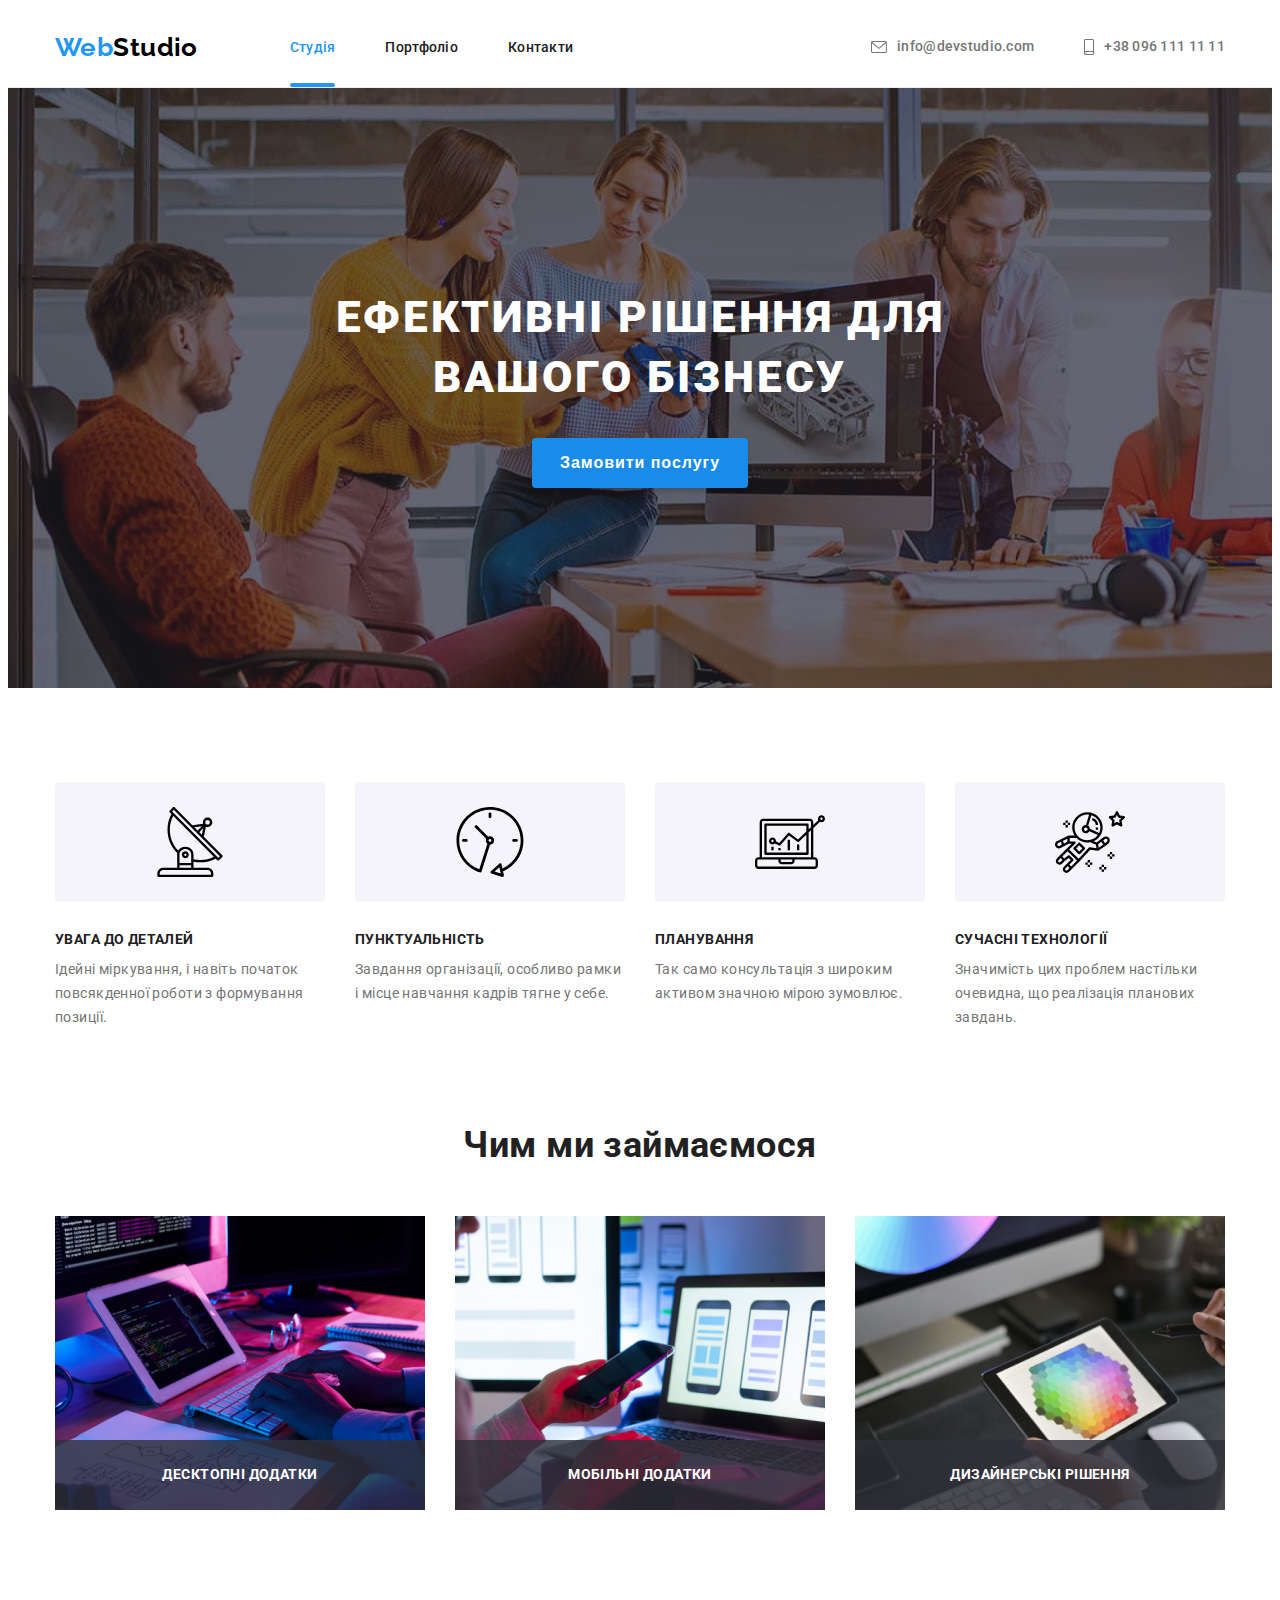
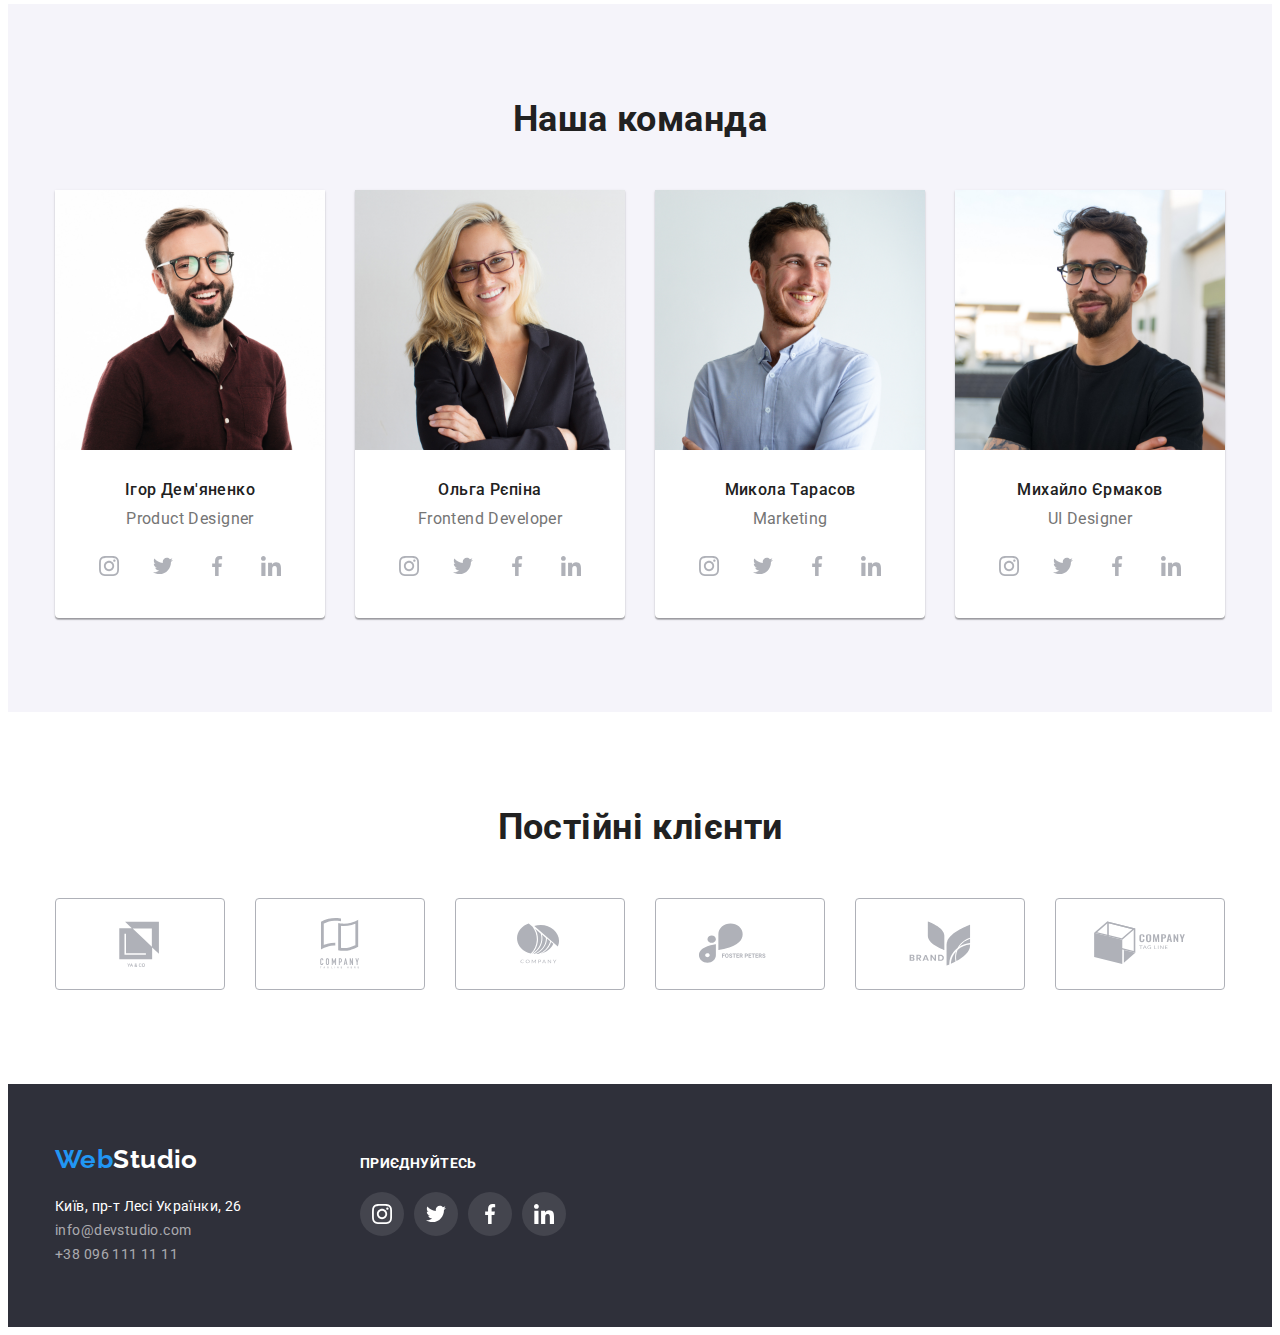
<file: index.html>
<!DOCTYPE html>
<html lang="uk">
<head>
    <meta charset="UTF-8">  
    <meta http-equiv="X-UA-Compatible" content="IE=edge">
    <meta name="viewport" content="width=device-width, initial-scale=1.0">
    <title lang="en">WebStudio</title>
    <link rel="preconnect" href="https://fonts.googleapis.com">
    <link rel="preconnect" href="https://fonts.gstatic.com" crossorigin>
    <link href="https://fonts.googleapis.com/css2?family=Raleway:wght@700&display=swap" rel="stylesheet">
    <link rel="preconnect" href="https://fonts.googleapis.com">
    <link rel="preconnect" href="https://fonts.gstatic.com" crossorigin>
    <link href="https://fonts.googleapis.com/css2?family=Roboto:wght@400;500;700;900&display=swap" rel="stylesheet">
    <link rel="stylesheet" href="https://cdnjs.cloudflare.com/ajax/libs/modern-normalize/1.1.0/modern-normalize.min.css" integrity="sha512-wpPYUAdjBVSE4KJnH1VR1HeZfpl1ub8YT/NKx4PuQ5NmX2tKuGu6U/JRp5y+Y8XG2tV+wKQpNHVUX03MfMFn9Q==" crossorigin="anonymous" referrerpolicy="no-referrer" />
    <link rel="stylesheet" href="./css/styles.css" />
</head>

<body>

    <header class="header">
        <div class="container header-container">
            <nav class="navigation">
                <a class="logo-link" href="index.html"> 
                    Web<span class="logo-link-black">Studio</span>
                </a>

                <ul class="nav-list list">
                    <li class="nav-list-item">
                        <a class="nav-list-item-link link current" href="index.html">Студія</a></li>
                    <li class="nav-list-item">
                        <a class="nav-list-item-link link" href="portfolio.html">Портфоліо</a></li>
                    <li class="nav-list-item">
                        <a class="nav-list-item-link link" href="#контакти">Контакти</a></li>
                    </ul>
            </nav>
        
            <ul class="contact-list list">
            <!--посилання, що відкриває вікно для написання електронного листа та посилання на здійснення дзвінку-->
                <li class="contact-list-item list"> 
                    <a class="contact-list-link" href="mailto:info@devstudio.com">
                        <svg class="email-icon">
                            <use href="./img/icons.svg#envelope"></use>
                        </svg>info@devstudio.com</a></li>
                <li class="contact-list-item list"> 
                    <a class="contact-list-link" href="tel:+380961111111">
                        <svg class="phone-icon">
                            <use href="./img/icons.svg#smartphone"></use>
                        </svg>+38 096 111 11 11</a></li>
            </ul>
        </div>
    </header>

    <main>
        <!-- HERO -->
        <section class="hero">
            <div class="container hero-container">
                <h1 class="main-title">Ефективні рішення для вашого бізнесу</h1>
                <button type="button" class="modal-btn" data-modal-open>Замовити послугу</button>
            </div>
        </section>

        <section class="section">
            <div class="container features-container">
                <ul class="features-list list">

                    <li class="feature-item list">
                        <div class="feature-background-icon">
                            <svg class="feature-icon">
                                <use href="./img/icons.svg#antenna"></use>
                            </svg>
                        </div>
                        <h3 class="title-description">УВАГА ДО ДЕТАЛЕЙ</h3>
                        <p class="description" >Ідейні міркування, і навіть початок повсякденної роботи з формування позиції.</p>
                    </li>

                    <li class="feature-item list">
                        <div class="feature-background-icon">
                            <svg class="feature-icon">
                                <use href="./img/icons.svg#clock"></use>
                            </svg>
                        </div>
                        <h3 class="title-description">ПУНКТУАЛЬНІСТЬ</h3>
                        <p class="description">Завдання організації, особливо рамки і місце навчання кадрів тягне у себе.</p>
                    </li>

                    <li class="feature-item list">
                        <div class="feature-background-icon">
                            <svg class="feature-icon">
                                <use href="./img/icons.svg#diagram"></use>
                            </svg>
                        </div>
                        <h3 class="title-description">ПЛАНУВАННЯ</h3>
                        <p class="description">Так само консультація з широким активом значною мірою зумовлює.</p>
                    </li>

                    <li class="feature-item list">
                        <div class="feature-background-icon">
                            <svg class="feature-icon">
                                <use href="./img/icons.svg#astronaut"></use>
                            </svg>
                        </div>
                        <h3 class="title-description">СУЧАСНІ ТЕХНОЛОГІЇ</h3>
                        <p class="description">Значимість цих проблем настільки очевидна, що реалізація планових завдань.</p>
                    </li>
                </ul>
            </div>
        </section>
        
        <section class="servise-section section">
            <div class="service-container container">
                <h2 class="section-title">Чим ми займаємося</h2>
                <ul class="servise-list list">
                    <li class="servise-item">
                        <div class="service-thumb">
                            <img src="./img/box1.jpg" alt="photo 1" width="370"/>
                            <p class="servise-description">Десктопні додатки</p>
                        </div>
                    </li>
                    <li class="servise-item">
                        <div class="service-thumb">
                            <img src="./img/box2.jpg" alt="photo 2" width="370"/>
                            <p class="servise-description">Мобільні додатки</p>
                        </div>
                    </li>
                    <li class="servise-item">
                        <div class="service-thumb">
                            <img src="./img/box3.jpg" alt="photo 3" width="370"/>
                            <p class="servise-description">Дизайнерські рішення</p>
                        </div>
                    </li>
                </ul>
            </div>
        </section>

        <section class="team-section section">
            <div class="team-container container">
                <h2 class="section-title">Наша команда</h2>
                <ul class="team"> 
                    <li class="team-list list">
                    <!--Фотографії з працівниками з зазначенням імені та посади-->
                        <img src="./img/img.jpg" alt="Фото" width="270"/>
                            <div class="team-container-list">
                                <h3 class="team-title-description">Ігор Дем'яненко</h3>
                                <p class="team-description">Product Designer</p>
                                <ul class="social-container list">
                                    <li class="social-list-item">
                                        <a href="#" class="social-item-link">
                                            <svg class="social-icon">
                                                <use href="./img/icons.svg#instagram"></use>
                                            </svg>
                                        </a>
                                    </li>
                                    <li class="social-list-item">
                                    <a href="#" class="social-item-link">
                                        <svg class="social-icon">
                                            <use href="./img/icons.svg#twitter"></use>                                                           </use>
                                        </svg>
                                    </a>
                                </li>
            
                                <li class="social-list-item">
                                    <a href="#" class="social-item-link">
                                        <svg class="social-icon">
                                            <use href="./img/icons.svg#facebook"></use>                                                           </use>
                                        </svg>
                                    </a>
                                </li>
            
                                <li class="social-list-item">
                                    <a href="#" class="social-item-link">
                                        <svg class="social-icon">
                                            <use href="./img/icons.svg#linkedin"></use>                                                           </use>
                                        </svg>
                                    </a>
                                </li>
                            </ul>
                        </div>
                    </li>

                    <li class="team-list list">
                        <!--Фотографії з працівниками з зазначенням імені та посади-->
                        <img src="./img/img1.jpg" alt="Фото" width="270"/>
                        <div class="team-container-list">
                            <h3 class="team-title-description">Ольга Рєпіна</h3>
                            <p class="team-description">Frontend Developer</p>
                            <ul class="social-container list">
                                <li class="social-list-item">
                                    <a href="#" class="social-item-link">
                                        <svg class="social-icon">
                                            <use href="./img/icons.svg#instagram"></use>
                                        </svg>
                                    </a>
                                </li>
            
                                <li class="social-list-item">
                                    <a href="#" class="social-item-link">
                                        <svg class="social-icon">
                                            <use href="./img/icons.svg#twitter"></use>                                                           </use>
                                        </svg>
                                    </a>
                                </li>
            
                                <li class="social-list-item">
                                    <a href="#" class="social-item-link">
                                        <svg class="social-icon">
                                            <use href="./img/icons.svg#facebook"></use>                                                           </use>
                                        </svg>
                                    </a>
                                </li>
            
                                <li class="social-list-item">
                                    <a href="#" class="social-item-link">
                                        <svg class="social-icon">
                                            <use href="./img/icons.svg#linkedin"></use>                                                           </use>
                                        </svg>
                                    </a>
                                </li>
                            </ul>
                        </div>
                    </li>

                    <li class="team-list list">
                        <!--Фотографії з працівниками з зазначенням імені та посади-->
                        <img src="./img/img2.jpg" alt="Фото" width="270"/>
                        <div class="team-container-list">
                            <h3 class="team-title-description">Микола Тарасов</h3>
                            <p class="team-description">Marketing</p>
                            <ul class="social-container list">
                                <li class="social-list-item">
                                    <a href="#" class="social-item-link">
                                        <svg class="social-icon">
                                            <use href="./img/icons.svg#instagram"></use>
                                        </svg>
                                    </a>
                                </li>
            
                                <li class="social-list-item">
                                    <a href="#" class="social-item-link">
                                        <svg class="social-icon">
                                            <use href="./img/icons.svg#twitter"></use>                                                           </use>
                                        </svg>
                                    </a>
                                </li>
            
                                <li class="social-list-item">
                                    <a href="#" class="social-item-link">
                                        <svg class="social-icon">
                                            <use href="./img/icons.svg#facebook"></use>                                                           </use>
                                        </svg>
                                    </a>
                                </li>
            
                                <li class="social-list-item">
                                    <a href="#" class="social-item-link">
                                        <svg class="social-icon">
                                            <use href="./img/icons.svg#linkedin"></use>                                                           </use>
                                        </svg>
                                    </a>
                                </li>
                            </ul>
                        </div>
                    </li>

                    <li class="team-list list">
                        <!--Фотографії з працівниками з зазначенням імені та посади-->
                        <img src="./img/img3.jpg" alt="Фото" width="270"/>
                        <div class="team-container-list">
                            <h3 class="team-title-description">Михайло Єрмаков</h3>
                            <p class="team-description">UI Designer</p>
                            <ul class="social-container list">
                                <li class="social-list-item">
                                    <a href="#" class="social-item-link">
                                        <svg class="social-icon">
                                            <use href="./img/icons.svg#instagram"></use>
                                        </svg>
                                    </a>
                                </li>
            
                                <li class="social-list-item">
                                    <a href="#" class="social-item-link">
                                        <svg class="social-icon">
                                            <use href="./img/icons.svg#twitter"></use>                                                           </use>
                                        </svg>
                                    </a>
                                </li>
            
                                <li class="social-list-item">
                                    <a href="#" class="social-item-link">
                                        <svg class="social-icon">
                                            <use href="./img/icons.svg#facebook"></use>                                                           </use>
                                        </svg>
                                    </a>
                                </li>
            
                                <li class="social-list-item">
                                    <a href="#" class="social-item-link">
                                        <svg class="social-icon">
                                            <use href="./img/icons.svg#linkedin"></use>                                                           </use>
                                        </svg>
                                    </a>
                                </li>
                            </ul>
                        </div>
                    </li>
                </ul>
            </div>
        </section>

        <section class="clients section">
            <div class="clients-container">
                <h2 class="section-title">Постійні клієнти</h2>
                <ul class="clients-list">
                    <li class="clients-icon">
                        <a href="#" class="clients-link">
                            <svg class="icon-client">
                                <use href="./img/icons.svg#client-1"></use>
                            </svg>
                        </a>
                    </li>
                    <li class="clients-icon">
                        <a href="#" class="clients-link">
                            <svg class="icon-client">
                                <use href="./img/icons.svg#client-2"></use>
                            </svg>
                        </a>
                    </li>

                    <li class="clients-icon">
                        <a href="#" class="clients-link">
                            <svg class="icon-client">
                                <use href="./img/icons.svg#client-3"></use>
                            </svg>
                        </a>
                    </li>

                    <li class="clients-icon">
                        <a href="#" class="clients-link">
                            <svg class="icon-client">
                                <use href="./img/icons.svg#client-4"></use>
                            </svg>
                        </a>
                    </li>

                    <li class="clients-icon">
                        <a href="#" class="clients-link">
                            <svg class="icon-client">
                                <use href="./img/icons.svg#client-5"></use>
                            </svg>
                        </a>
                    </li>

                    <li class="clients-icon">
                        <a href="#" class="clients-link">
                            <svg class="icon-client">
                                <use href="./img/icons.svg#client-6"></use>
                            </svg>
                        </a>
                    </li>
                </ul>

            </div>

        </section>
    </main>    

    <footer class="footer">
        <div class="footer-container container">
            <div class="footer-address-container">
                <ul class="footer-list">
                    <a class="logo-link link" href="index.html"> 
                        Web<span class="logo-link-white">Studio</span>
                    </a>
                                        
                    <address class="footer-address">
                            <ul class="footer-adress-list list">
                                <li class="footer-contact-list"> 
                                    <a class="footer-adress-link link" href="address">Київ, пр-т Лесі Українки, 26</a></li>
                                <li class="footer-contact-list"> 
                                    <a class="footer-contact-link link" href="mailto:info@devstudio.com">info@devstudio.com</a></li>
                                <li class="footer-contact-list"> 
                                    <a class="footer-contact-link link" href="tel:+380961111111">+38 096 111 11 11</a></li>
                            </ul>
                    </address>
                </ul>
            </div>

            <div class="social-list footer-social-container">
                <p class="footer-social">приєднуйтесь</p>
                <ul class="social-container list">
                    <li class="social-list-item">
                        <a href="#" class="footer-social-item-link">
                            <svg class="social-icon">
                                <use href="./img/icons.svg#instagram"></use>
                            </svg>
                        </a>
                    </li>
                    <li class="social-list-item">
                    <a href="#" class="footer-social-item-link">
                        <svg class="social-icon">
                            <use href="./img/icons.svg#twitter"></use>                                                           </use>
                        </svg>
                    </a>
                </li>

                <li class="social-list-item">
                    <a href="#" class="footer-social-item-link">
                        <svg class="social-icon">
                            <use href="./img/icons.svg#facebook"></use>                                                           </use>
                        </svg>
                    </a>
                </li>

                <li class="social-list-item">
                    <a href="#" class="footer-social-item-link">
                        <svg class="social-icon">
                            <use href="./img/icons.svg#linkedin"></use>                                                           </use>
                        </svg>
                    </a>
                </li>
            </ul>
            </div>
        </footer>


        <div class="backdrop is-hidden" data-modal>
            <div class="modal">
                <button data-modal-close type="button" class="close-button">
                    <svg class="close">
                        <use href="./img/icons.svg#close-black-18dp"></use>
                    </svg>
                </button>
            </div>
        </div>
    <script src="./js/modal.js"></script>    
</body>

</html>
</file>
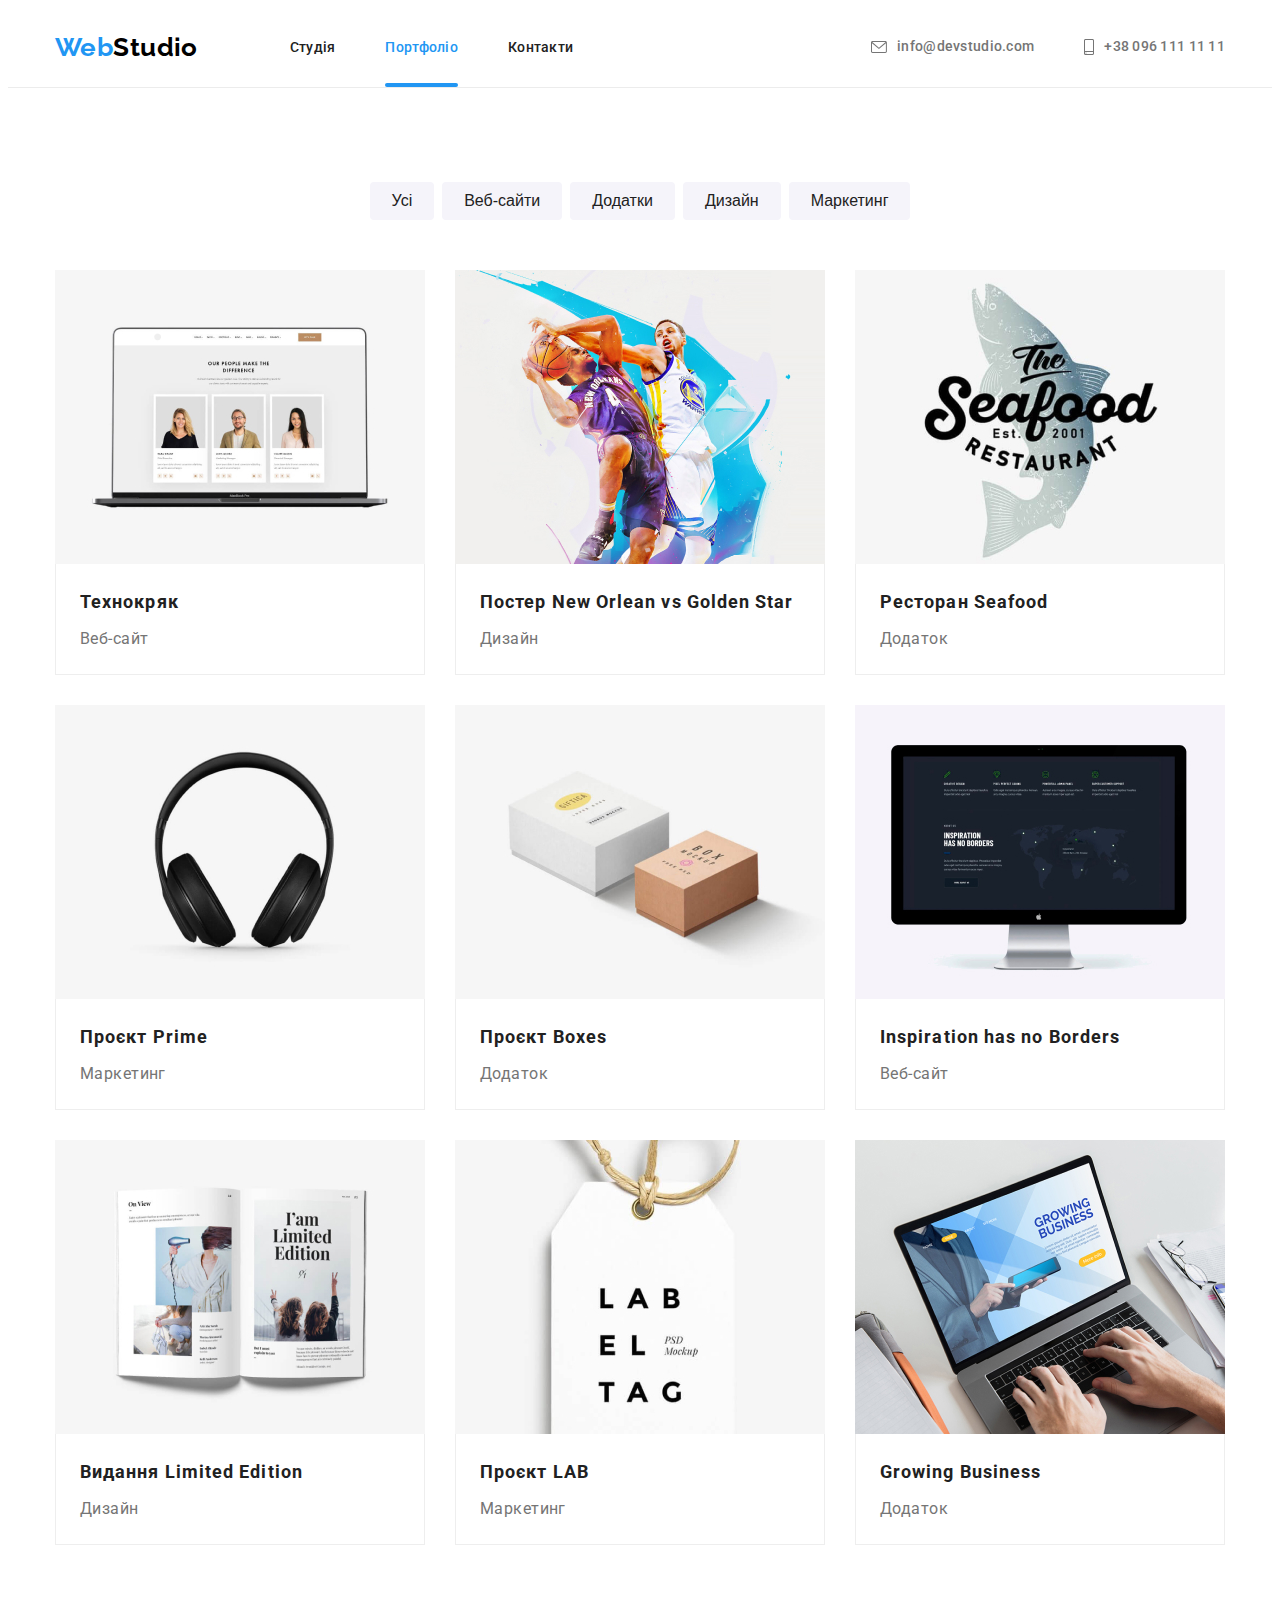
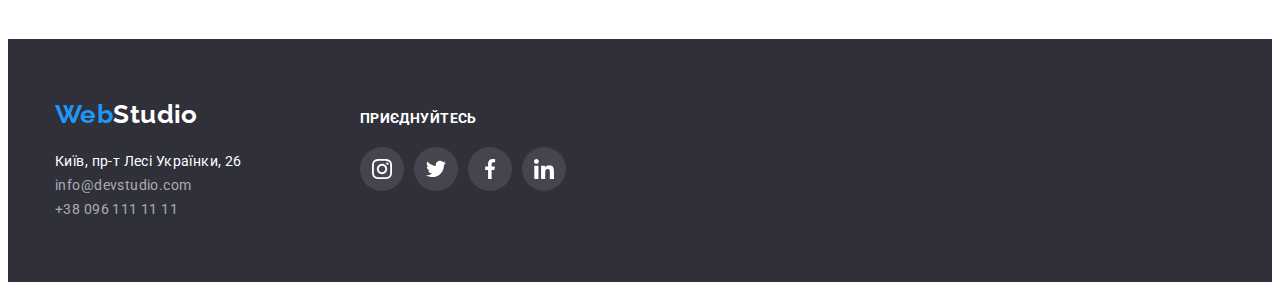
<file: portfolio.html>
<!DOCTYPE html>
<html lang="uk">
<head>
    <meta charset="UTF-8">
    <meta http-equiv="X-UA-Compatible" content="IE=edge">
    <meta name="viewport" content="width=device-width, initial-scale=1.0">
    <title>Portfolio WebStudio</title>
    <link rel="preconnect" href="https://fonts.googleapis.com">
    <link rel="preconnect" href="https://fonts.gstatic.com" crossorigin>
    <link href="https://fonts.googleapis.com/css2?family=Raleway:wght@700&display=swap" rel="stylesheet">
    <link rel="preconnect" href="https://fonts.googleapis.com">
    <link rel="preconnect" href="https://fonts.gstatic.com" crossorigin>
    <link href="https://fonts.googleapis.com/css2?family=Roboto:wght@400;500;700;900&display=swap" rel="stylesheet">
    <link rel="stylesheet" href="https://cdnjs.cloudflare.com/ajax/libs/modern-normalize/1.1.0/modern-normalize.min.css" integrity="sha512-wpPYUAdjBVSE4KJnH1VR1HeZfpl1ub8YT/NKx4PuQ5NmX2tKuGu6U/JRp5y+Y8XG2tV+wKQpNHVUX03MfMFn9Q==" crossorigin="anonymous" referrerpolicy="no-referrer" />
    <link rel="stylesheet" href="./css/styles.css" />

</head>
<body>
    <header class="header">
        <div class="container header-container">
            <nav class="navigation">
                <a class="logo-link" href="index.html"> 
                    Web<span class="logo-link-black">Studio</span>
                </a>

                <ul class="nav-list list">
                    <li class="nav-list-item">
                        <a class="nav-list-item-link link" href="index.html">Студія</a></li>
                    <li class="nav-list-item">
                        <a class="nav-list-item-link link current" href="portfolio.html">Портфоліо</a></li>
                    <li class="nav-list-item">
                        <a class="nav-list-item-link link" href="#контакти">Контакти</a></li>
                    </ul>
            </nav>
        
            <ul class="contact-list list">
            <!--посилання, що відкриває вікно для написання електронного листа та посилання на здійснення дзвінку-->
                <li class="contact-list-item list"> 
                    <a class="contact-list-link" href="mailto:info@devstudio.com">
                        <svg class="email-icon">
                            <use href="./img/icons.svg#envelope"></use>
                        </svg>info@devstudio.com</a></li>
                <li class="contact-list-item list"> 
                    <a class="contact-list-link" href="tel:+380961111111">
                        <svg class="phone-icon">
                            <use href="./img/icons.svg#smartphone"></use>
                        </svg>+38 096 111 11 11</a></li>
            </ul>
        </div>
    </header>

    <main>
    <!-- Унікальний контент сторінки -->
    <!-- HERO -->
    <section class="section">
        <!-- <h1 class="main-title">Наші роботи</h1> -->
        <div class="portfolio-container container">
            <ul class="filter-btn-list list">
                <li class="filter-btn-list-item">
                    <button type="button" class="filter-btn">Усі</button></li>
                <li class="filter-btn-list-item">
                    <button type="button" class="filter-btn">Веб-сайти</button></li>
                <li class="filter-btn-list-item">
                    <button type="button" class="filter-btn">Додатки</button></li>
                <li class="filter-btn-list-item">
                    <button type="button" class="filter-btn">Дизайн</button></li>
                <li class="filter-btn-list-item">
                    <button type="button" class="filter-btn">Маркетинг</button></li>
            </ul>

            <ul class="portfolio-list list"> 
                <li class="portfolio-list-item list">
                <!--Фотографії робіт-->
                    <a href="#" class="portfolio-link link">
                        <div class="portfolio-thumb">
                            <img src="./img/img4.jpg" alt="Фото веб-сайту" width="370"/>
                            <div class="description-overlay">
                                <p class="thumb-description">Ресурс пропонує комплексні пропозиції з різним рівнем функціоналу та сервісів. Все це дозволить відвідувачу отримати вичерпні відомості про компанію чи приватну особу.</p>
                            </div>
                        </div>

                        <div class="total-description">
                            <h2 class="title-portfolio-description">Технокряк</h2>
                            <p class="portfolio-description">Веб-сайт</p>
                        </div>
                    </a>
                </li>

                <li class="portfolio-list-item list">
                <!--Фотографії наших робіт-->
                    <a href="#" class="portfolio-link link">
                        <div class="portfolio-thumb">
                            <img src="./img/img5.jpg" alt="Фото постеру" width="370"/>
                            <div class="description-overlay">
                                <p class="thumb-description">Ресурс пропонує комплексні пропозиції з різним рівнем функціоналу та сервісів. Все це дозволить відвідувачу отримати вичерпні відомості про компанію чи приватну особу.</p>
                            </div>
                        </div>

                        <div class="total-description">
                            <h2 class="title-portfolio-description">Постер New Orlean vs Golden Star</h2>
                            <p class="portfolio-description">Дизайн</p>
                        </div>
                    </a>
                </li>

                <li class="portfolio-list-item list">
                <!--Фотографії наших робіт-->
                    <a href="#" class="portfolio-link link">
                        <div class="portfolio-thumb">
                            <img src="./img/img6.jpg" alt="Фото морського ресторану" width="370"/>
                            <div class="description-overlay">
                                <p class="thumb-description">Ресурс пропонує комплексні пропозиції з різним рівнем функціоналу та сервісів. Все це дозволить відвідувачу отримати вичерпні відомості про компанію чи приватну особу.</p>
                            </div>
                        </div>

                        <div class="total-description">
                            <h2 class="title-portfolio-description">Ресторан Seafood</h2>
                            <p class="portfolio-description">Додаток</p>
                        </div>
                    </a>
                </li>

                <li class="portfolio-list-item list">
                    <!--Фотографії наших робіт-->
                    <a href="#" class="portfolio-link link">
                        <div class="portfolio-thumb">
                            <img src="./img/img7.jpg" alt="Фото навушників" width="370"/>
                            <div class="description-overlay">
                                <p class="thumb-description">Ресурс пропонує комплексні пропозиції з різним рівнем функціоналу та сервісів. Все це дозволить відвідувачу отримати вичерпні відомості про компанію чи приватну особу.</p>
                            </div>
                        </div>

                        <div class="total-description">
                            <h2 class="title-portfolio-description">Проєкт Prime</h2>
                            <p class="portfolio-description">Маркетинг</p>
                        </div>
                    </a>
                </li>

                <li class="portfolio-list-item list">
                    <!--Фотографії наших робіт-->
                    <a href="#" class="portfolio-link link">
                        <div class="portfolio-thumb">
                            <img src="./img/img8.jpg" alt="Фото проєкту" width="370"/>
                            <div class="description-overlay">
                                <p class="thumb-description">Ресурс пропонує комплексні пропозиції з різним рівнем функціоналу та сервісів. Все це дозволить відвідувачу отримати вичерпні відомості про компанію чи приватну особу.</p>
                            </div>
                        </div>

                        <div class="total-description">
                            <h2 class="title-portfolio-description">Проєкт Boxes</h2>
                            <p class="portfolio-description">Додаток</p>
                        </div>
                    </a>
                </li>

                <li class="portfolio-list-item list">
                    <!--Фотографії наших робіт-->
                    <a href="#" class="portfolio-link link">
                        <div class="portfolio-thumb">
                            <img src="./img/img9.jpg" alt="Фото веб-сайту" width="370"/>
                            <div class="description-overlay">
                                <p class="thumb-description">Ресурс пропонує комплексні пропозиції з різним рівнем функціоналу та сервісів. Все це дозволить відвідувачу отримати вичерпні відомості про компанію чи приватну особу.</p>
                            </div>
                        </div>

                        <div class="total-description">
                            <h2 class="title-portfolio-description">Inspiration has no Borders</h2>
                            <p class="portfolio-description">Веб-сайт</p>
                        </div>
                    </a>
                </li>

                <li class="portfolio-list-item list">
                    <!--Фотографії наших робіт-->
                    <a href="#" class="portfolio-link link">
                        <div class="portfolio-thumb">
                            <img src="./img/img10.jpg" alt="Фото відкритого журналу" width="370"/>
                            <div class="description-overlay">
                                <p class="thumb-description">Ресурс пропонує комплексні пропозиції з різним рівнем функціоналу та сервісів. Все це дозволить відвідувачу отримати вичерпні відомості про компанію чи приватну особу.</p>
                            </div>
                        </div>

                        <div class="total-description">
                            <h2 class="title-portfolio-description">Видання Limited Edition</h2>
                            <p class="portfolio-description">Дизайн</p>
                        </div>
                    </a>
                </li>

                <li class="portfolio-list-item list">
                    <!--Фотографії наших робіт-->
                    <a href="#" class="portfolio-link link">
                        <div class="portfolio-thumb">
                            <img src="./img/img11.jpg" alt="Фото проєкту" width="370"/>
                            <div class="description-overlay">
                                <p class="thumb-description">Ресурс пропонує комплексні пропозиції з різним рівнем функціоналу та сервісів. Все це дозволить відвідувачу отримати вичерпні відомості про компанію чи приватну особу.</p>
                            </div>
                        </div>

                        <div class="total-description">
                            <h2 class="title-portfolio-description">Проєкт LAB</h2>
                            <p class="portfolio-description">Маркетинг</p>
                        </div>
                    </a>
                </li>

                <li class="portfolio-list-item list">
                    <!--Фотографії наших робіт-->
                    <a href="#" class="portfolio-link link">
                        <div class="portfolio-thumb">
                            <img src="./img/img12.jpg" alt="Фото ноутбуку" width="370"/>
                            <div class="description-overlay">
                                <p class="thumb-description">Ресурс пропонує комплексні пропозиції з різним рівнем функціоналу та сервісів. Все це дозволить відвідувачу отримати вичерпні відомості про компанію чи приватну особу.</p>
                            </div>
                        </div>

                        <div class="total-description">
                            <h2 class="title-portfolio-description">Growing Business</h2>
                            <p class="portfolio-description">Додаток</p>
                        </div>
                    </a>
                </li>
            </ul>
        </div>
    </section>

</main>
        
<footer class="footer">
    <div class="footer-container container">
        <div class="footer-address-container">
            <ul class="footer-list">
                <a class="logo-link link" href="index.html"> 
                    Web<span class="logo-link-white">Studio</span>
                </a>
                                    
                <address class="footer-address">
                        <ul class="footer-adress-list list">
                            <li class="footer-contact-list"> 
                                <a class="footer-adress-link link" href="address">Київ, пр-т Лесі Українки, 26</a></li>
                            <li class="footer-contact-list"> 
                                <a class="footer-contact-link link" href="mailto:info@devstudio.com">info@devstudio.com</a></li>
                            <li class="footer-contact-list"> 
                                <a class="footer-contact-link link" href="tel:+380961111111">+38 096 111 11 11</a></li>
                        </ul>
                </address>
            </ul>
        </div>

        <div class="social-list footer-social-container">
            <p class="footer-social">приєднуйтесь</p>
            <ul class="social-container list">
                <li class="social-list-item">
                    <a href="#" class="footer-social-item-link">
                        <svg class="social-icon">
                            <use href="./img/icons.svg#instagram"></use>
                        </svg>
                    </a>
                </li>
                <li class="social-list-item">
                <a href="#" class="footer-social-item-link">
                    <svg class="social-icon">
                        <use href="./img/icons.svg#twitter"></use>                                                           </use>
                    </svg>
                </a>
            </li>

            <li class="social-list-item">
                <a href="#" class="footer-social-item-link">
                    <svg class="social-icon">
                        <use href="./img/icons.svg#facebook"></use>                                                           </use>
                    </svg>
                </a>
            </li>

            <li class="social-list-item">
                <a href="#" class="footer-social-item-link">
                    <svg class="social-icon">
                        <use href="./img/icons.svg#linkedin"></use>                                                           </use>
                    </svg>
                </a>
            </li>
        </ul>
        </div>
    </footer>



</body>
</html>
</file>
<file: css/styles.css>
:root {
--primary-font-family: "Roboto", sans-serif;
--secondary-font-family: "Raleway", sans-serif;
--primary-text-color: #212121;
--secondary-text-color: #757575;
--main-text-title-color: #FFFFFF;
--color-hover: #2196F3;
--black-background: #2F303A;
--header-logo-black: #000000;
--team-background: #F5F4FA;
--outline-portfolio-card-color: #EEEEEE;
--filter-button-background: #F5F4FA;
--border-bottom-color: #ECECEC;
--background-hero: #C4C4C4;
--fill-icon: #AFB1B8;
}
html {
    box-sizing: border-box;
}
*, ::after, ::before {
    box-sizing: border-box;  
}

body {
    font-family: var(--primary-font-family);
    color: var(--primary-text-color);
    letter-spacing: 0.03em;
    font-size: 14px;
    font-weight: 400;
}

.list, 
.link {
    list-style: none;
    text-decoration: none;
}

h1, h2, h3, h4, h5, h6, p {
    margin-top: 0;
    margin-bottom: 0;
}
 ul,
 li {
    margin-top: 0;
    margin-bottom: 0;
    padding-left: 0;
    list-style: none;
 }
 img {
    display: block;
    height: auto;
    max-width: 100%;
 }
.container {
    width: 1200px;
    padding-left: 15px;
    padding-right: 15px;
    margin-left: auto;
    margin-right: auto;
    }

/* Logo-link start */
.logo-link {
    text-decoration: none;
    font-family: var(--secondary-font-family);
    font-weight: 700;
    font-size: 26px;
    line-height: 1.19;
    /* identical to box height */
    color: var(--color-hover);
    margin-right: 92px;
}
.logo-link-black {
    text-decoration: none;
    font-family: var(--secondary-font-family);
    font-weight: 700;
    font-size: 26px;
    line-height: 1.19;
    /* identical to box height */
    color: var(--header-logo-black)
}
/* Logo-link end */

/* Header start */
.header-container {
    display: flex;
    align-items: center;
}
.header {
    padding-top: 24px;
    padding-bottom: 25px;
    height: 80px;    
    border-bottom: 1px solid var(--border-bottom-color);
}
.navigation {
    display: flex;
    align-items: center;
}
.nav-list,
.contact-list {
    display: flex;
    align-items: center;
}
.nav-list-item-link {
    font-weight: 500;
    line-height: 1.14;
    letter-spacing: 0.02em;
    color: var(--primary-text-color);
}
.nav-list-item .link.current:after {
    content: "";
    position: absolute;
    top: 44px;
    left: 0px;

    display: block;
    width: 100%;
    height: 4px;
    border-radius: 2px;
    background: var(--color-hover);
    opacity: 1;
}
.nav-list-item{
    position: relative;

}
.link.current {
    color: var(--color-hover);
}

.nav-list-item:not(:last-child),
.contact-list-item:not(:last-child) {
    margin-right: 50px;
}
.contact-list-link {
    text-decoration: none;
    font-weight: 500;
    line-height: 1.14;
    letter-spacing: 0.02em;
    color: var(--secondary-text-color); 

    fill: currentColor;
    display: flex;
    align-items: center;

    transition-property: color;
    transition-duration: 250ms;
    transition-timing-function: (0.4, 0, 0.2, 1);
}
.email-icon {
    width: 16px;
    height: 12px;
    margin-right: 10px;
}
.phone-icon {
    width: 10px;
    height: 16px;
    margin-right: 10px;
}

.contact-list-link:hover,
.contact-list-link:focus {
    color: var(--color-hover);
}

.contact-list {
    margin-left: auto;  
}
/* Navigation end */

/* HERO */
.hero {
    background: var(--background-hero); 
    max-width: 1600px;
    margin-left: auto;
    margin-right: auto;
    padding-top: 200px;
    padding-bottom: 200px;
    text-align: center;
    background-image: linear-gradient(to right, rgba(47, 48, 58, 0.4), rgba(47, 48, 58, 0.4)), url(../img/hero.jpg);
}

.main-title {
    font-weight: 900;
    font-size: 44px;
    line-height: 1.36;
    /* or 136% */
    letter-spacing: 0.06em;
    text-transform: uppercase;
    color: var(--main-text-title-color);
    width: 696px;
    margin-left: auto;
    margin-right: auto;
    text-align: center;
}

.modal-btn {
    font-weight: 700;
    font-size: 16px;
    line-height: 1.88;
    /* identical to box height, or 188% */
    min-width: 216px;
    padding: 10px 16px;
    letter-spacing: 0.06em;
    color: var(--main-text-title-color);
    box-shadow: 0px 4px 4px rgba(0, 0, 0, 0.15);
    border-radius: 4px;
    border: 0px;
    background: #188CE8;
    cursor: pointer;
    margin-top: 30px;
}

.modal-btn:active {
    background: var(--color-hover);
}
/* HERO END */

/* section start */
.section {
    padding-top: 94px;
    padding-bottom: 94px;
}
.features-container {
    display: flex;
}
.features-list {
    gap: 30px;
    display: flex;
}
.feature-background-icon {
    background-color: var(--filter-button-background);
    border-radius: 4px; 
    width: 270px;
    height: 120px;
    margin-bottom: 30px;
    display: flex;
    justify-content: center;
    align-items: center;
}
.feature-icon {
    width: 70px;
    height: 70px;
}

.title-description {
    font-weight: 700;
    line-height: 1.14;
    font-size: 14px;
    text-transform: uppercase;
    color: var(--primary-text-color);
    margin-bottom: 10px;
}
.description{
    line-height: 1.71;
    /* or 171% */
    color: var(--secondary-text-color);
}
.servise-section {
    padding-top: 0px;
}
.section-title {
    font-weight: 700;
    font-size: 36px;
    line-height: 1.17;
    color: var(--primary-text-color);
    margin-bottom: 50px;
    text-align: center;
}
.servise-list {
    display: flex;
}
.service-thumb {
    position: relative;

}
.servise-item:not(:last-child) {
    margin-right: 30px;
}
.servise-description {
    font-weight: 700;   
    line-height: 1.14;
    text-align: center; 
    text-transform: uppercase;
    color: var(--main-text-title-color);
    background: rgba(47, 48, 58, 0.8);
    width: 100%;
    height: 70px;
    display: flex;
    justify-content: center;
    align-items: center;
    
    position: absolute;
    bottom: 0;

    opacity: 1;
} 

.servise-list,
.servise-item,
.team,
.footer-adress-link,
.footer-adress-list,
.footer-contact-link {
    font-style: normal;
}
/* Features end */

/* Our team start */
.team {
    display: flex;
    flex-wrap: wrap;
    justify-content: space-between;
}
.team-section {
    height: auto;
    background: var(--team-background);
}

.team-list {
    display: block;
    background: var(--main-text-title-color);
    /* material shadow v1 */
    box-shadow: 0px 1px 3px rgba(0, 0, 0, 0.12), 0px 1px 1px rgba(0, 0, 0, 0.14), 0px 2px 1px rgba(0, 0, 0, 0.2);
    border-radius: 0px 0px 4px 4px;
    text-align: center;
}
.team-container-list {
    padding-top: 30px;
    padding-bottom: 30px;
}
.team-title-description {
    font-weight: 500;
    font-size: 16px;
    line-height: 1.19;
    /* identical to box height */
    color: var(--primary-text-color);
    margin-bottom: 10px;
}
.team-description {
    font-size: 16px;
    line-height: 1.19;
    /* identical to box height */
    color: var(--secondary-text-color);
    margin-bottom: 16px;
}
/* social link start */
.social-container {
    font-weight: 700;
    line-height: 1.14;
    text-transform: uppercase;
    color: var(--main-text-title-color);
    display: flex;
    justify-content: center;
    align-content: center;

}
.social-list-item {
    height: 44px;
    width: 44px;
    display: flex;
    align-content: center;
    justify-content: center;
    background: rgba(255, 255, 255, 0.1);
    border-radius: 50%;

}
.social-list-item:not(:last-child) {
    margin-right: 10px;
}
.social-item-link {
    height: 100%;
    width: 100%;
    display: flex;
    align-content: center;
    justify-content: center;
    border-radius: 50%;
    padding: 12px;
    fill: var(--fill-icon);

    transition-property: background-color, fill, stroke;
    transition-duration: 250ms, 250ms;
    transition-timing-function: cubic-bezier(0.4, 0, 0.2, 1), cubic-bezier(0.4, 0, 0.2, 1);
}

.social-item-link:hover,
.social-item-link:focus {
    background-color: var(--color-hover);
    fill: var(--main-text-title-color);
    stroke: 1px solid #000000;
}

/* Our team end */

/* Clients start */

.clients-container {
    height: 184px;
    width: 1170px;
    margin-left: auto;
    margin-right: auto;
}
.clients-list {
    margin-top: 50px;
    display: flex;
    justify-content: space-between;
    text-align: center;
}
.clients-icon {
    width: 170px;
    height: 92px;
    justify-content: space-between;
    text-align: center;
    display: flex;

}
.clients-link {
    width: 100%;
    height: 100%;
    fill: var(--fill-icon);
    padding: 16px 32px;
    border: 1px solid #AFB1B8;
    border-radius: 4px;

    transition-property: border, fill;
    transition-duration: 250ms, 250ms;
    transition-timing-function: cubic-bezier(0.4, 0, 0.2, 1), cubic-bezier(0.4, 0, 0.2, 1);
}

.icon-client {
    width: 100%;
    height: 100%;
}
.clients-link:hover,
.clients-link:focus {
    border: 1px solid var(--color-hover);
    fill: var(--color-hover);
}
/* Clients end */

/* Footer start */
.footer {
    padding-top: 60px;
    padding-bottom: 60px;
    background: var(--black-background);
}

.footer-container {
    display: flex;
    margin-right: auto;
    align-items: baseline;
}
.footer-address-container {
    width: auto;
    margin-right: 70px;
}

.logo-link {
    text-decoration: none;
    font-family: var(--secondary-font-family);
    font-weight: 700;
    font-size: 26px;
    line-height: 1.19;
    /* identical to box height */
    color: var(--color-hover);
}
.logo-link-white {
    font-weight: 700;
    font-size: 26px;
    line-height: 1.19;
    /* identical to box height */
    color: var(--main-text-title-color);
}
.footer-adress-link {
    line-height: 1.71;
    /* or 171% */    
    color: var(--main-text-title-color);
}
.footer-contact-link {
    line-height: 1.71;
    /* or 171% */
    color: rgba(255, 255, 255, 0.6);
}
.footer-adress-list {
    margin-top: 20px;
}
.footer-adress-list:not(:last-child) {
    margin-bottom: 9px;
}
.footer-social-container {
    gap: 10px;
}
.footer-social {
    color: var(--main-text-title-color);
    font-weight: 700;
    line-height: 1.14;
    text-transform: uppercase;
    margin-bottom: 20px;
}

.footer-social-item-link {
    height: 100%;
    width: 100%;
    display: flex;
    align-content: center;
    justify-content: center;
    border-radius: 50%;
    padding: 12px;
    fill: var(--main-text-title-color);
    
    transition-property: background-color;
    transition-duration: 250ms;
    transition-timing-function: cubic-bezier(0.4, 0, 0.2, 1);

}
.footer-social-item-link:hover,
.footer-social-item-link:focus {
    background-color: var(--color-hover);
}
/* Footer end */

/* Portfolio start */
.nav-list-item-link {
    transition-property: color;
    transition-duration: 250ms;
    transition-timing-function: cubic-bezier(0.4, 0, 0.2, 1);
}

.nav-list-item-link:hover,
.nav-list-item-link:focus {
    color: var(--color-hover);
}

/* Portfolio filter start */

.filter-btn-list {
    display: flex;
    justify-content: center; 
}
.filter-btn-list-item:not(:last-child) {
    margin-right: 8px;
    margin-bottom: 50px;
}
.filter-btn {
    font-weight: 500;
    font-size: 16px;
    line-height: 1.63;
    /* identical to box height, or 162% */
    color: var(--primary-text-color);
    background: var(--filter-button-background);
    border-radius: 4px;
    cursor: pointer;
    border: 0;
    text-align: center;
    padding: 6px 22px;

    transition-property: color, background-color, box-shadow;
    transition-duration: 250ms, 250ms, 250ms;
    transition-timing-function: cubic-bezier(0.4, 0, 0.2, 1), cubic-bezier(0.4, 0, 0.2, 1), cubic-bezier(0.4, 0, 0.2, 1);
}

.filter-btn:active,
.filter-btn:hover,
.filter-btn:focus {
    color: var(--main-text-title-color);
    background-color: var(--color-hover);
    box-shadow: 0px 3px 1px rgba(0, 0, 0, 0.1), 0px 1px 2px rgba(0, 0, 0, 0.08), 0px 2px 2px rgba(0, 0, 0, 0.12);
}
/* Portfolio filter end */

/* Portfolio Card Set start*/
.portfolio-list-item {
    padding: 0;
    margin: 0;
    background: var(--main-text-title-color);
}

.portfolio-list {
    display: flex;
    flex-wrap: wrap;
    margin-top: -30px;
    margin-left: -30px;
}

.portfolio-list-item {
    flex-basis: calc(100% / 3 -30px);
    margin-left: 30px;
    margin-top: 30px;

    transition: box-shadow 250ms cubic-bezier(0.4, 0, 0.2, 1);
}

.portfolio-thumb {
    position: relative;
    display: flex;
    width: 370px;

    overflow: hidden;
}

.thumb-description {
    position: absolute;
    font-size: 18px;
    line-height: 1.56;  
    color: var(--main-text-title-color);

    top: 20%;
    left: 9%;
    right: 9%;

}

.description-overlay {
    position: absolute;
    width: 100%;
    height: 100%;
    background: rgba(33, 150, 243, 0.9);
    bottom: 0;
    right: 0;

    transform: translateY(100%);
    transition: transform 250ms cubic-bezier(0.4, 0, 0.2, 1);
}

.portfolio-list-item:hover,
.portfolio-list-item:focus {
    box-shadow: 0px 1px 1px rgba(0, 0, 0, 0.12), 0px 4px 4px rgba(0, 0, 0, 0.06), 1px 4px 6px rgba(0, 0, 0, 0.16);
}

.portfolio-list-item:hover .description-overlay {
    transform: translateY(0);
}
.total-description {
    border-bottom: 1px solid var(--outline-portfolio-card-color);
    border-left: 1px solid var(--outline-portfolio-card-color);
    border-right: 1px solid var(--outline-portfolio-card-color);
    padding: 20px 24px;
}

.title-portfolio-description {
    font-weight: 700;
    font-size: 18px;
    line-height: 2;
    /* identical to box height, or 200% */
    letter-spacing: 0.06em;
    color: var(--primary-text-color);
    margin-bottom: 4px;
}
.portfolio-description {
    font-size: 16px;
    line-height: 1.88;
    /* identical to box height, or 188% */
    color: var(--secondary-text-color);
}
/* Portfolio Card Set end */

.backdrop {
    position: fixed;
    top: 0;
    left: 0;
    width: 100%;
    height: 100%;
    background: rgba(0, 0, 0, 0.2);

    opacity: 1;
    transition: opacity 250ms cubic-bezier(0.4, 0, 0.2, 1);
}

.backdrop.is-hidden {
    opacity: 0;
    pointer-events: none;
    visibility: hidden;
}

.backdrop.is-hidden .modal {
    transform: translate(-50%, -50%) scale(0.5);
}
.modal {
    position: absolute;
    top: 50%;
    left: 50%;
    transform: translate(-50%, -50%) scale(1);

    width: 528px;
    height: 581px;
    background-color: var(--main-text-title-color);

    transition: transform 250ms cubic-bezier(0.4, 0, 0.2, 1);
}

.close-button {
    width: 30px;
    height: 30px;
    display: flex;
    border: 1px solid rgba(0, 0, 0, 0.1);
    border-radius: 50%;
    background: var(--main-text-title-color);
    margin-top: 8px;
    margin-left: auto;
    margin-right: 8px;
}

.close  {
    height: 100%;
    width: 100%;
    display: flex;
    align-content: center;
    justify-content: center;
}
</file>
